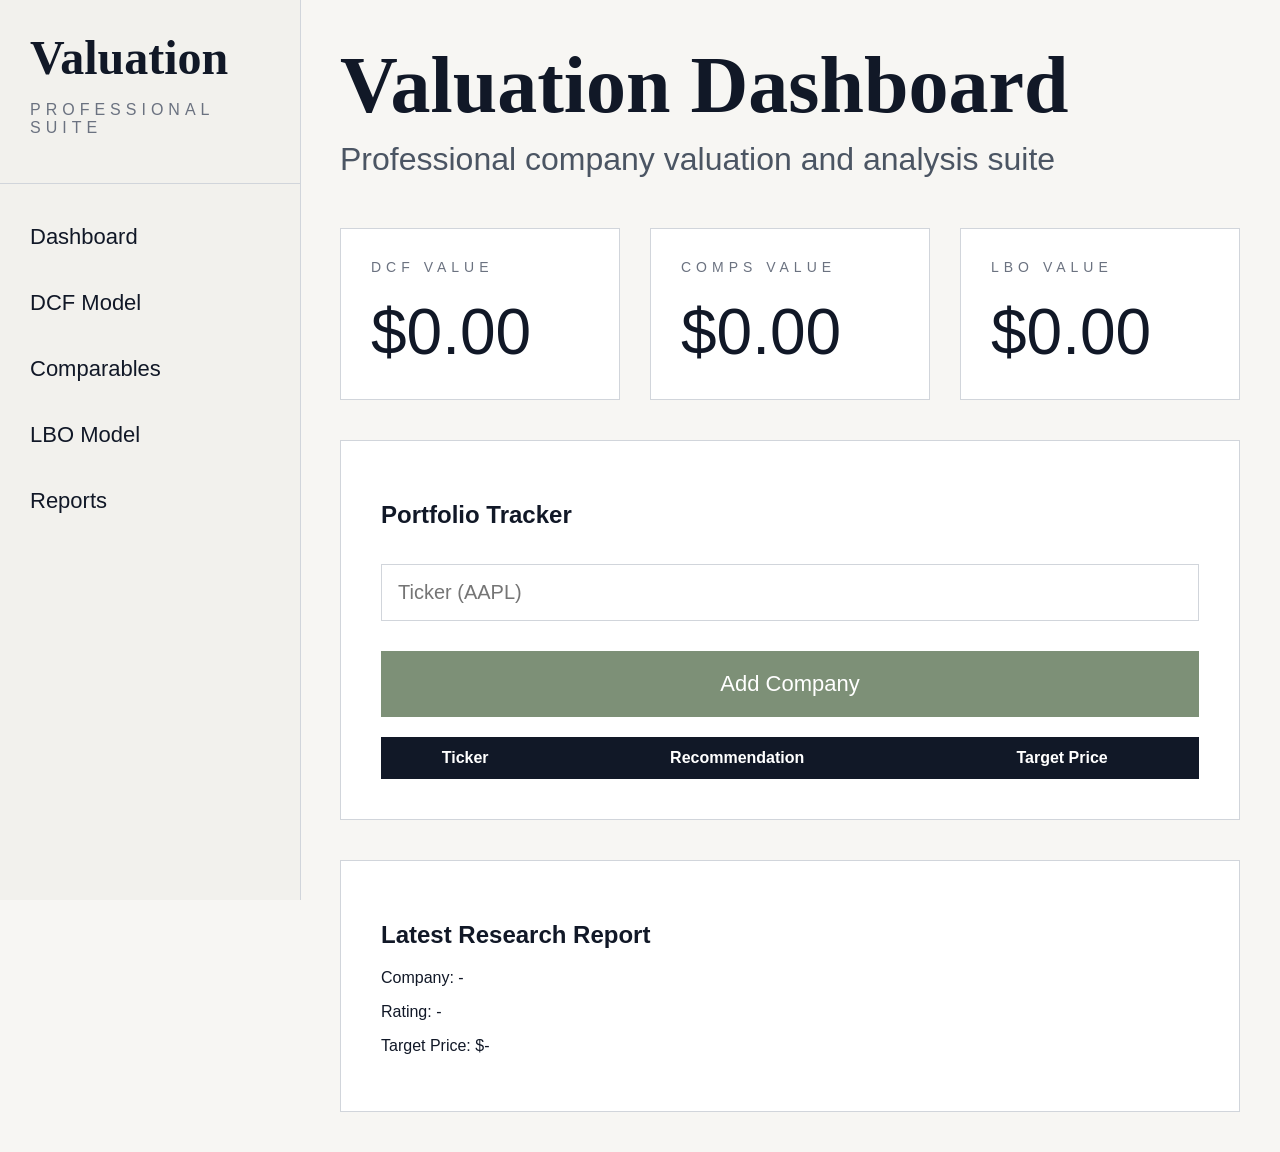
<file: valuation-platform/frontend/index.html>
<!DOCTYPE html>
<html lang="en">
<head>
    <title>Valuation Dashboard</title>
    <link rel="stylesheet" href="css/style.css">
</head>

<body>

<div class="container">

    <div class="sidebar">

        <div class="logo">
            <h1>Valuation</h1>
            <p>PROFESSIONAL SUITE</p>
        </div>

        <div class="nav-links">
            <a href="index.html">Dashboard</a>
            <a href="dcf.html">DCF Model</a>
            <a href="comparables.html">Comparables</a>
            <a href="lbo.html">LBO Model</a>
            <a href="reports.html">Reports</a>
        </div>

    </div>

    <div class="main-content">

        <h1 class="page-title">Valuation Dashboard</h1>

        <p class="subtitle">
            Professional company valuation and analysis suite
        </p>

        <div class="card-grid">

            <div class="card">

                <div class="card-label">
                    DCF VALUE
                </div>

                <div
                    id="dashboardDCF"
                    class="card-value"
                >
                    $0
                </div>

            </div>

            <div class="card">

                <div class="card-label">
                    COMPS VALUE
                </div>

                <div
                    id="dashboardComps"
                    class="card-value"
                >
                    $0
                </div>

            </div>

            <div class="card">

                <div class="card-label">
                    LBO VALUE
                </div>

                <div
                    id="dashboardLBO"
                    class="card-value"
                >
                    $0
                </div>

            </div>

        </div>
        <div class="form-card">

            <h2>Portfolio Tracker</h2>

            <input
                id="portfolioTicker"
                placeholder="Ticker (AAPL)"
            >

            <button onclick="addToPortfolio()">
                Add Company
            </button>

            <table id="portfolioTable">

                <thead>

                    <tr>

                        <th>Ticker</th>
                        <th>Recommendation</th>
                        <th>Target Price</th>

                    </tr>

                </thead>

                <tbody>

                </tbody>

            </table>

        </div>
        <div class="form-card">

            <h2>
                Latest Research Report
            </h2>

            <p id="latestCompany">
                Company: -
            </p>

            <p id="latestRating">
                Rating: -
            </p>

            <p id="latestTarget">
                Target Price: -
            </p>

        </div>

    </div>

</div>
<script src="js/app.js"></script>
<script src="js/dashboard.js"></script>
</body>
</html>
</file>
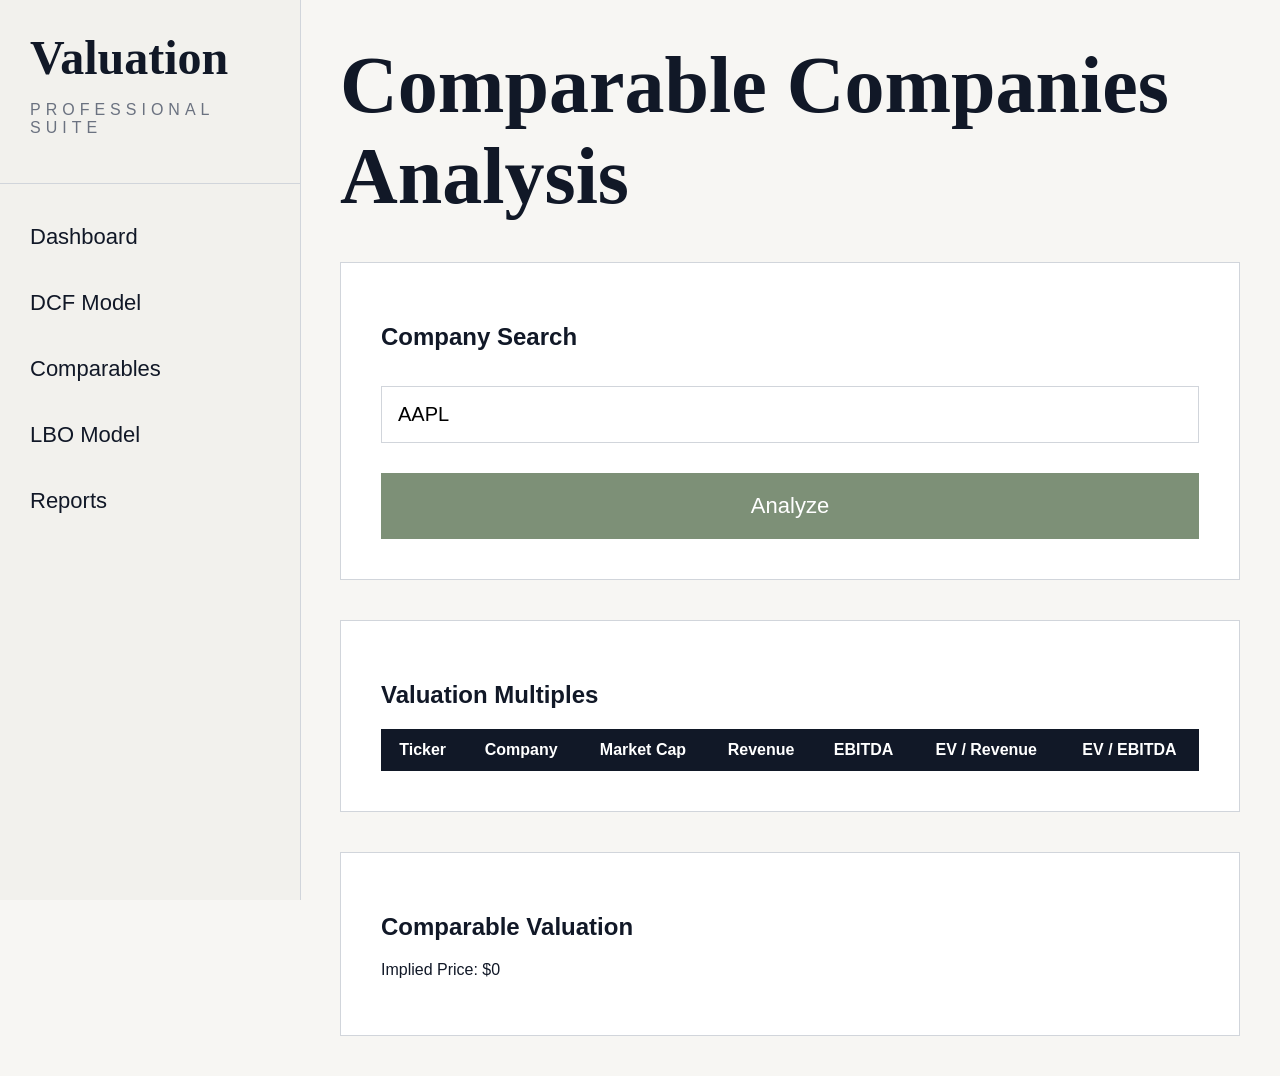
<file: valuation-platform/frontend/comparables.html>
<!DOCTYPE html>
<html lang="en">

<head>

    <title>Comparable Companies</title>

    <link rel="stylesheet" href="css/style.css">

</head>

<body>

<div class="container">

    <div class="sidebar">

        <div class="logo">

            <h1>Valuation</h1>

            <p>PROFESSIONAL SUITE</p>

        </div>

        <div class="nav-links">

            <a href="index.html">Dashboard</a>

            <a href="dcf.html">DCF Model</a>

            <a href="comparables.html">Comparables</a>

            <a href="lbo.html">LBO Model</a>

            <a href="reports.html">Reports</a>

        </div>

    </div>

    <div class="main-content">

        <h1 class="page-title">
            Comparable Companies Analysis
        </h1>

        <div class="form-card">

            <h2>Company Search</h2>

            <input
                id="compTicker"
                placeholder="AAPL"
            >

            <button onclick="loadComparables()">
                Analyze
            </button>

        </div>

        <div class="form-card">

            <h2>Valuation Multiples</h2>

            <table id="compsTable">

                <thead>

                    <tr>

                        <th>Ticker</th>

                        <th>Company</th>

                        <th>Market Cap</th>

                        <th>Revenue</th>

                        <th>EBITDA</th>

                        <th>EV / Revenue</th>

                        <th>EV / EBITDA</th>

                    </tr>

                </thead>

                <tbody>

                </tbody>

            </table>

        </div>
        <div class="form-card">

            <h2>
                Comparable Valuation
            </h2>

            <p id="impliedPrice">
                Implied Price: $0
            </p>

        </div>

    </div>

</div>

<script src="js/comparables.js"></script>

</body>

</html>
</file>
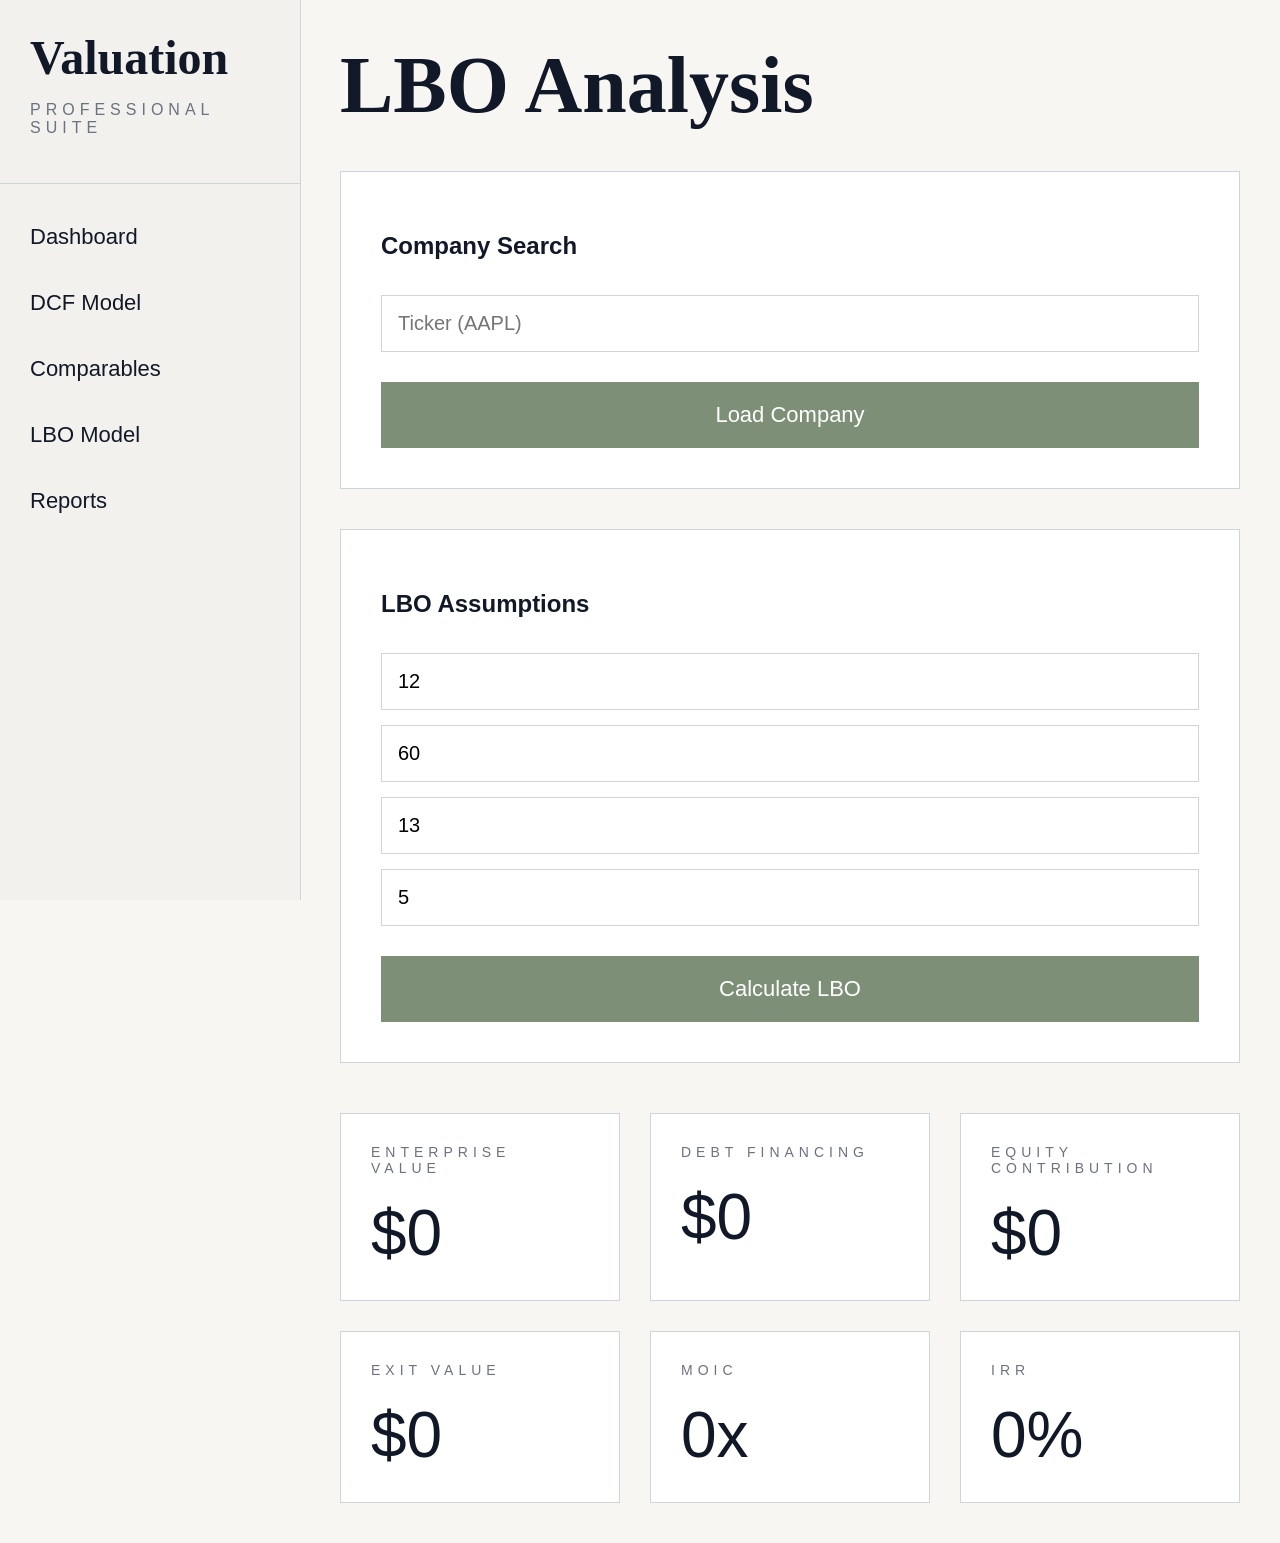
<file: valuation-platform/frontend/lbo.html>
<!DOCTYPE html>
<html lang="en">

<head>
    <title>LBO Model</title>
    <link rel="stylesheet" href="css/style.css">
</head>

<body>

<div class="container">

    <div class="sidebar">

        <div class="logo">
            <h1>Valuation</h1>
            <p>PROFESSIONAL SUITE</p>
        </div>

        <div class="nav-links">
            <a href="index.html">Dashboard</a>
            <a href="dcf.html">DCF Model</a>
            <a href="comparables.html">Comparables</a>
            <a href="lbo.html">LBO Model</a>
            <a href="reports.html">Reports</a>
        </div>

    </div>

    <div class="main-content">

        <h1 class="page-title">LBO Analysis</h1>

        <div class="form-card">

            <h2>Company Search</h2>

            <input
                id="lboTicker"
                placeholder="Ticker (AAPL)"
            >

            <button onclick="loadLBOData()">
                Load Company
            </button>

        </div>

        <div class="form-card">

            <h2>LBO Assumptions</h2>

            <input
                id="purchaseMultiple"
                placeholder="Purchase Multiple (12)"
                value="12"
            >

            <input
                id="debtPercent"
                placeholder="Debt % (60)"
                value="60"
            >

            <input
                id="exitMultiple"
                placeholder="Exit Multiple (13)"
                value="13"
            >

            <input
                id="holdingPeriod"
                placeholder="Holding Period (5)"
                value="5"
            >

            <button onclick="calculateLBO()">
                Calculate LBO
            </button>

        </div>

        <div class="card-grid">

            <div class="card">
                <div class="card-label">
                    ENTERPRISE VALUE
                </div>
                <div id="enterpriseValue" class="card-value">
                    $0
                </div>
            </div>

            <div class="card">
                <div class="card-label">
                    DEBT FINANCING
                </div>
                <div id="debtValue" class="card-value">
                    $0
                </div>
            </div>

            <div class="card">
                <div class="card-label">
                    EQUITY CONTRIBUTION
                </div>
                <div id="equityContribution" class="card-value">
                    $0
                </div>
            </div>

            <div class="card">
                <div class="card-label">
                    EXIT VALUE
                </div>
                <div id="exitValue" class="card-value">
                    $0
                </div>
            </div>

            <div class="card">
                <div class="card-label">
                    MOIC
                </div>
                <div id="moic" class="card-value">
                    0x
                </div>
            </div>

            <div class="card">
                <div class="card-label">
                    IRR
                </div>
                <div id="irr" class="card-value">
                    0%
                </div>
            </div>

        </div>

    </div>

</div>

<script src="js/lbo.js"></script>

</body>
</html>
</file>
<file: valuation-platform/frontend/css/style.css>
body {
    margin: 0;
    font-family: Arial, sans-serif;
    background-color: #f7f6f3;
    color: #111827;
}

.container {
    display: flex;
}

.sidebar {
    width: 300px;
    height: 100vh;
    background: #f2f1ed;
    border-right: 1px solid #d1d5db;
    position: fixed;
}

.logo {
    padding: 30px;
    border-bottom: 1px solid #d1d5db;
}

.logo h1 {
    font-size: 48px;
    margin: 0;
    font-family: serif;
}

.logo p {
    letter-spacing: 5px;
    color: #6b7280;
}

.nav-links {
    display: flex;
    flex-direction: column;
    margin-top: 20px;
}

.nav-links a {
    text-decoration: none;
    color: #111827;
    padding: 20px 30px;
    font-size: 22px;
}

.nav-links a:hover {
    background-color: #e7e5df;
}

.main-content {
    margin-left: 300px;
    padding: 40px;
    width: 100%;
}

.page-title {
    font-size: 80px;
    font-family: serif;
    margin: 0;
}

.subtitle {
    font-size: 32px;
    color: #4b5563;
    margin-top: 10px;
}

.card-grid {
    display: grid;
    grid-template-columns: repeat(3, 1fr);
    gap: 30px;
    margin-top: 50px;
}

.card {
    background: white;
    border: 1px solid #d1d5db;
    padding: 30px;
}

.card-label {
    letter-spacing: 5px;
    color: #6b7280;
    font-size: 14px;
}

.card-value {
    font-size: 64px;
    margin-top: 20px;
}

.form-card {
    background: white;
    border: 1px solid #d1d5db;
    padding: 40px;
    margin-top: 40px;
}

input {
    width: 100%;
    padding: 16px;
    margin-top: 15px;
    border: 1px solid #d1d5db;
    font-size: 20px;
    box-sizing: border-box;
}

button {
    width: 100%;
    padding: 20px;
    margin-top: 30px;
    background-color: #7d9077;
    color: white;
    border: none;
    font-size: 22px;
    cursor: pointer;
}

button:hover {
    background-color: #687864;
}

#sensitivityTable {

    width: 100%;

    border-collapse: collapse;

    margin-top: 20px;

}

#sensitivityTable th,
#sensitivityTable td {

    border: 1px solid #333;

    padding: 12px;

    text-align: center;

}

#sensitivityTable th {

    background: #1f2937;

    color: white;

}

#sensitivityTable td {

    background: #f8fafc;

}

table {

    width: 100%;

    border-collapse: collapse;

    margin-top: 20px;

}

th {

    background: #111827;

    color: white;

    padding: 12px;

}

td {

    padding: 12px;

    border-bottom: 1px solid #ddd;

}

tr:hover {

    background: #f5f5f5;

}

table {

    width: 100%;

    border-collapse: collapse;

    margin-top: 20px;

}

th {

    background: #111827;

    color: white;

    padding: 12px;

}

td {

    padding: 12px;

    border-bottom: 1px solid #ddd;

}

tr:hover {

    background: #f5f5f5;

}
#reportOutput {

    margin-top: 25px;

}

#reportOutput .form-card {

    margin-bottom: 20px;

}

#reportOutput h2 {

    margin-bottom: 15px;

}

#reportOutput table {

    border-collapse: collapse;

}

#reportOutput td {

    padding: 12px;

    border-bottom: 1px solid #2f3542;

}
#footballField {

    margin-top: 20px;

}

.valuation-row {

    display: flex;

    align-items: center;

    margin-bottom: 25px;

}

.valuation-label {

    width: 220px;

    font-weight: bold;

}

.valuation-bar {

    position: relative;

    height: 24px;

    background: #7d9077;

    border-radius: 6px;

}

.valuation-values {

    margin-left: 15px;

    color: #4b5563;

}
#footballField {

    margin-top: 25px;

}

.valuation-row {

    display: flex;

    align-items: center;

    margin-bottom: 25px;

}

.valuation-label {

    width: 180px;

    font-weight: bold;

    font-size: 18px;

}

.valuation-bar {

    height: 24px;

    background: #7d9077;

    border-radius: 6px;

}

.valuation-values {

    margin-left: 20px;

    font-weight: bold;

}
</file>
